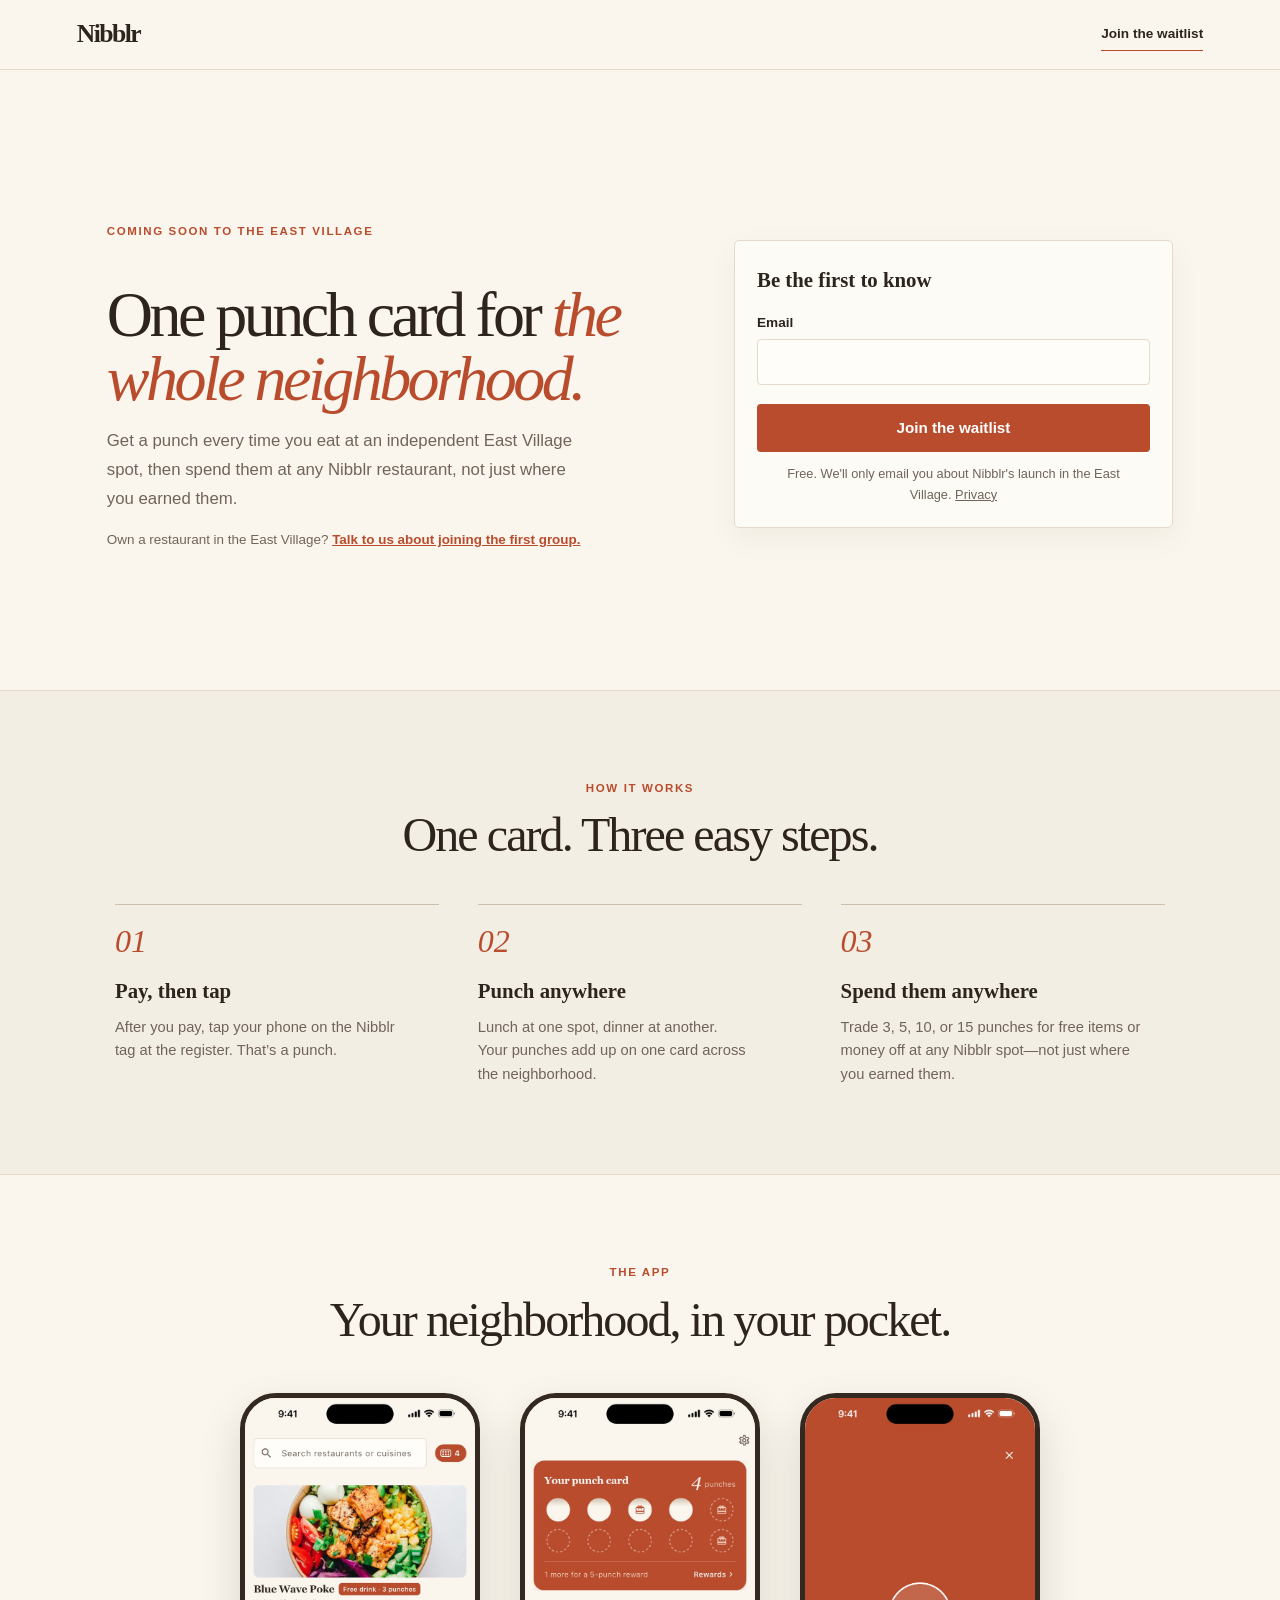
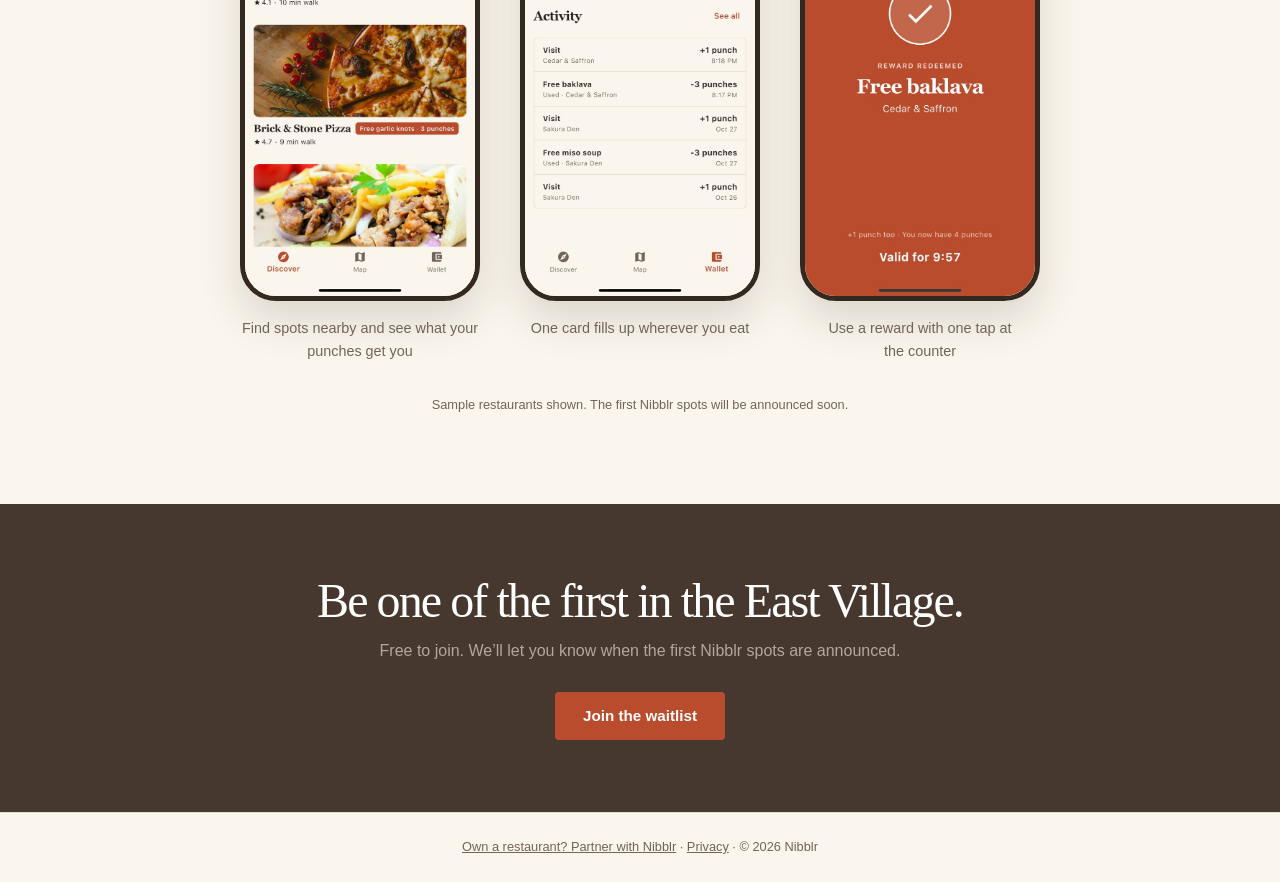
<file: index.html>
<!DOCTYPE html>
<html lang="en">
  <head>
    <meta charset="UTF-8" />
    <meta name="viewport" content="width=device-width, initial-scale=1.0" />
    <title>Nibblr — One punch card for the whole neighborhood</title>
    <link rel="icon" type="image/svg+xml" href="data:image/svg+xml,<svg xmlns='http://www.w3.org/2000/svg' viewBox='0 0 32 32'><rect width='32' height='32' rx='8' fill='%23b94c2d'/><text x='50%25' y='54%25' dominant-baseline='central' text-anchor='middle' font-family='Georgia,serif' font-weight='700' font-size='22' fill='white'>N</text></svg>" />
    <meta name="description" content="One punch card for the East Village's independent restaurants. Get a punch every visit and spend your punches at any Nibblr spot. Join the waitlist." />
    <meta property="og:type" content="website" />
    <meta property="og:url" content="https://joinnibblr.com/" />
    <meta property="og:title" content="Nibblr: one punch card for the whole neighborhood" />
    <meta property="og:description" content="Get a punch every visit and spend your punches at any Nibblr spot in the East Village. Join the waitlist." />
    <meta property="og:image" content="https://joinnibblr.com/share.png?v=2" />
    <meta property="og:image:width" content="1200" />
    <meta property="og:image:height" content="630" />
    <meta property="og:image:alt" content="Nibblr: one punch card for the whole neighborhood. An orange punch card with 8 of 10 punches filled." />
    <meta name="twitter:card" content="summary_large_image" />
    <link rel="stylesheet" href="site.css" />
  </head>
  <body class="home-page">

    <!-- Nav -->
    <nav>
      <a class="nav-logo" href="#">Nibblr</a>
      <a class="nav-cta" href="#waitlist">Join the waitlist</a>
    </nav>

    <!-- Hero -->
    <section class="hero">
      <div class="hero-copy">
        <div class="hero-badge">Coming soon to the East Village</div>
        <h1>One punch card for <span>the whole neighborhood.</span></h1>
        <p>
          Get a punch every time you eat at an independent East Village spot,
          then spend them at any Nibblr restaurant, not just where you earned them.
        </p>
      </div>

      <p class="owner-line">
        Own a restaurant in the East Village? <a href="restaurants.html">Talk to us about joining the first group.</a>
      </p>

      <!-- Waitlist: email only, then one optional question, then a share link.
           Both steps post to Formspark in the background and share the sign-up's code. -->
      <div class="waitlist" id="waitlist">
        <form id="waitlist-form" action="https://submit-form.com/71qjJs8oy" method="POST">
          <h2 id="waitlist-heading">Be the first to know</h2>
          <div class="field">
            <label for="wl-email">Email</label>
            <input id="wl-email" type="email" name="email" autocomplete="email" required />
          </div>
          <!-- Spam honeypot: hidden from people, filled in by bots -->
          <input type="checkbox" name="_honeypot" style="display:none" tabindex="-1" autocomplete="off" />
          <button class="btn-primary" type="submit">Join the waitlist</button>
          <p class="form-error" role="alert" hidden></p>
          <p class="fine-print">
            Free. We'll only email you about Nibblr's launch in the East Village.
            <a href="privacy.html">Privacy</a>
          </p>
        </form>

        <form id="spots-form" action="https://submit-form.com/71qjJs8oy" method="POST" hidden>
          <div class="check" aria-hidden="true">✓</div>
          <h2>You're in.</h2>
          <p class="step-lead">One quick question to help us pick the first spots:</p>
          <div class="field">
            <label for="wl-spots">Which East Village spots do you already go to?</label>
            <input id="wl-spots" type="text" name="spots" placeholder="Name 2 or 3" maxlength="300" required />
          </div>
          <button class="btn-primary" type="submit">Send</button>
          <p class="form-error" role="alert" hidden></p>
          <p class="fine-print"><button class="link-button" type="button" id="spots-skip">Skip</button></p>
        </form>

        <div class="joined" id="waitlist-joined" hidden>
          <div class="check" aria-hidden="true">✓</div>
          <h2>You're all set</h2>
          <p>We'll email you when the first spots are announced.</p>
          <p>Invite friends who eat around here:</p>
          <div class="share-link">
            <input id="share-url" type="text" readonly aria-label="Your share link" />
            <button class="btn-primary" type="button" id="share-button">Copy</button>
          </div>
        </div>
      </div>

    </section>

    <!-- How it works -->
    <section class="how">
      <p class="section-label">How it works</p>
      <h2 class="section-title">One card. Three easy steps.</h2>
      <div class="steps">
        <div class="step">
          <div class="step-number" aria-hidden="true">01</div>
          <h3>Pay, then tap</h3>
          <p>After you pay, tap your phone on the Nibblr tag at the register. That’s a punch.</p>
        </div>
        <div class="step">
          <div class="step-number" aria-hidden="true">02</div>
          <h3>Punch anywhere</h3>
          <p>Lunch at one spot, dinner at another. Your punches add up on one card across the neighborhood.</p>
        </div>
        <div class="step">
          <div class="step-number" aria-hidden="true">03</div>
          <h3>Spend them anywhere</h3>
          <p>Trade 3, 5, 10, or 15 punches for free items or money off at any Nibblr spot—not just where you earned them.</p>
        </div>
      </div>
    </section>

    <!-- The app -->
    <section class="screenshots" id="app">
      <p class="section-label">The app</p>
      <h2 class="section-title">Your neighborhood, in your pocket.</h2>
      <div class="screenshot-grid">
        <figure class="phone-frame">
          <img src="app-discover.jpg" width="640" height="1387" loading="lazy" alt="Discover: nearby spots with walking times and their rewards" />
          <figcaption>Find spots nearby and see what your punches get you</figcaption>
        </figure>
        <figure class="phone-frame">
          <img src="app-card.jpg" width="640" height="1387" loading="lazy" alt="Wallet: a punch card filling up" />
          <figcaption>One card fills up wherever you eat</figcaption>
        </figure>
        <figure class="phone-frame">
          <img src="app-reward.jpg" width="640" height="1387" loading="lazy" alt="A reward ready to use at the counter" />
          <figcaption>Use a reward with one tap at the counter</figcaption>
        </figure>
      </div>
      <p class="screenshot-note">Sample restaurants shown. The first Nibblr spots will be announced soon.</p>
    </section>

    <!-- Closing sign-up -->
    <section class="closing">
      <h2>Be one of the first in the East Village.</h2>
      <p>Free to join. We’ll let you know when the first Nibblr spots are announced.</p>
      <a class="btn-primary" href="#waitlist">Join the waitlist</a>
    </section>

    <footer>
      <a href="restaurants.html">Own a restaurant? Partner with Nibblr</a>
      · <a href="privacy.html">Privacy</a>
      · &copy; 2026 Nibblr
    </footer>

    <script>
      (function () {
        var form = document.getElementById('waitlist-form');
        var spotsForm = document.getElementById('spots-form');
        var joined = document.getElementById('waitlist-joined');
        var card = document.getElementById('waitlist');
        var shareUrl = document.getElementById('share-url');
        var shareButton = document.getElementById('share-button');
        var STORAGE_KEY = 'nibblr_waitlist_code';
        var email = '';
        var code = '';

        // A short random code per sign-up. It labels the rows in the sheet and
        // goes in the person's share link, so their friends' sign-ups point back to them.
        function newCode() {
          var alphabet = 'abcdefghjkmnpqrstuvwxyz23456789';
          var bytes = new Uint8Array(6);
          crypto.getRandomValues(bytes);
          var result = '';
          for (var i = 0; i < bytes.length; i++) result += alphabet[bytes[i] % alphabet.length];
          return result;
        }

        function storedCode() {
          try { return localStorage.getItem(STORAGE_KEY); } catch (e) { return null; }
        }

        // Who sent this visitor: a friend's code or a channel like flyer-1stave.
        function refFromLink() {
          var ref = new URLSearchParams(location.search).get('ref') || '';
          ref = ref.toLowerCase().replace(/[^a-z0-9-]/g, '').slice(0, 40);
          return ref === storedCode() ? '' : ref;
        }

        function showOnly(element) {
          [form, spotsForm, joined].forEach(function (el) { el.hidden = el !== element; });
        }

        function showJoined(withCode) {
          shareUrl.value = 'https://joinnibblr.com/?ref=' + withCode;
          if (navigator.share) shareButton.textContent = 'Share';
          showOnly(joined);
          card.classList.add('done');
        }

        // Posts to Formspark as JSON; the button shows progress and errors appear under it.
        function send(target, data, busyLabel) {
          var button = target.querySelector('button[type=submit]');
          var error = target.querySelector('.form-error');
          var label = button.textContent;
          button.disabled = true;
          button.textContent = busyLabel;
          error.hidden = true;
          return fetch(target.action, {
            method: 'POST',
            headers: { 'Content-Type': 'application/json', Accept: 'application/json' },
            body: JSON.stringify(data)
          })
            .then(function (response) {
              if (!response.ok) throw new Error('HTTP ' + response.status);
            })
            .catch(function (err) {
              error.textContent = "That didn't go through. Please try again, or email hello@joinnibblr.com.";
              error.hidden = false;
              button.disabled = false;
              button.textContent = label;
              throw err;
            });
        }

        shareButton.addEventListener('click', function () {
          if (navigator.share) {
            navigator.share({ title: 'Nibblr', text: 'Join me on the Nibblr waitlist', url: shareUrl.value })
              .catch(function () {});
            return;
          }
          shareUrl.select();
          var copied = navigator.clipboard
            ? navigator.clipboard.writeText(shareUrl.value)
            : Promise.resolve(document.execCommand('copy'));
          copied.then(function () { shareButton.textContent = 'Copied'; }).catch(function () {});
        });

        // A friend's share link (a 6-character code, unlike channel tags such as
        // flyer-1stave) gets a welcome as the form's heading.
        if (!storedCode() && /^[a-z2-9]{6}$/.test(refFromLink())) {
          document.getElementById('waitlist-heading').textContent = "You're invited";
        }

        // Already signed up on this browser: show their link instead of the form.
        if (storedCode()) showJoined(storedCode());

        form.addEventListener('submit', function (event) {
          event.preventDefault();
          if (!form.reportValidity()) return;
          email = form.elements.email.value.trim();
          code = newCode();
          var data = { email: email, ref: refFromLink(), code: code };
          if (form.elements._honeypot.checked) data._honeypot = 'on';
          send(form, data, 'Joining…').then(function () {
            try { localStorage.setItem(STORAGE_KEY, code); } catch (e) {}
            showOnly(spotsForm);
            card.classList.add('done');
            card.scrollIntoView({ block: 'center', behavior: 'smooth' });
          }, function () {});
        });

        spotsForm.addEventListener('submit', function (event) {
          event.preventDefault();
          if (!spotsForm.reportValidity()) return;
          var data = { email: email, code: code, spots: spotsForm.elements.spots.value.trim() };
          send(spotsForm, data, 'Sending…').then(function () { showJoined(code); }, function () {});
        });

        document.getElementById('spots-skip').addEventListener('click', function () {
          showJoined(code);
        });
      })();
    </script>

    <!-- Cloudflare Web Analytics: counts visits, no cookies -->
    <script type="module" src="https://static.cloudflareinsights.com/beacon.min.js" data-cf-beacon='{"token": "28426744a4f84bf8960464baaa427e53"}'></script>
  </body>
</html>
</file>
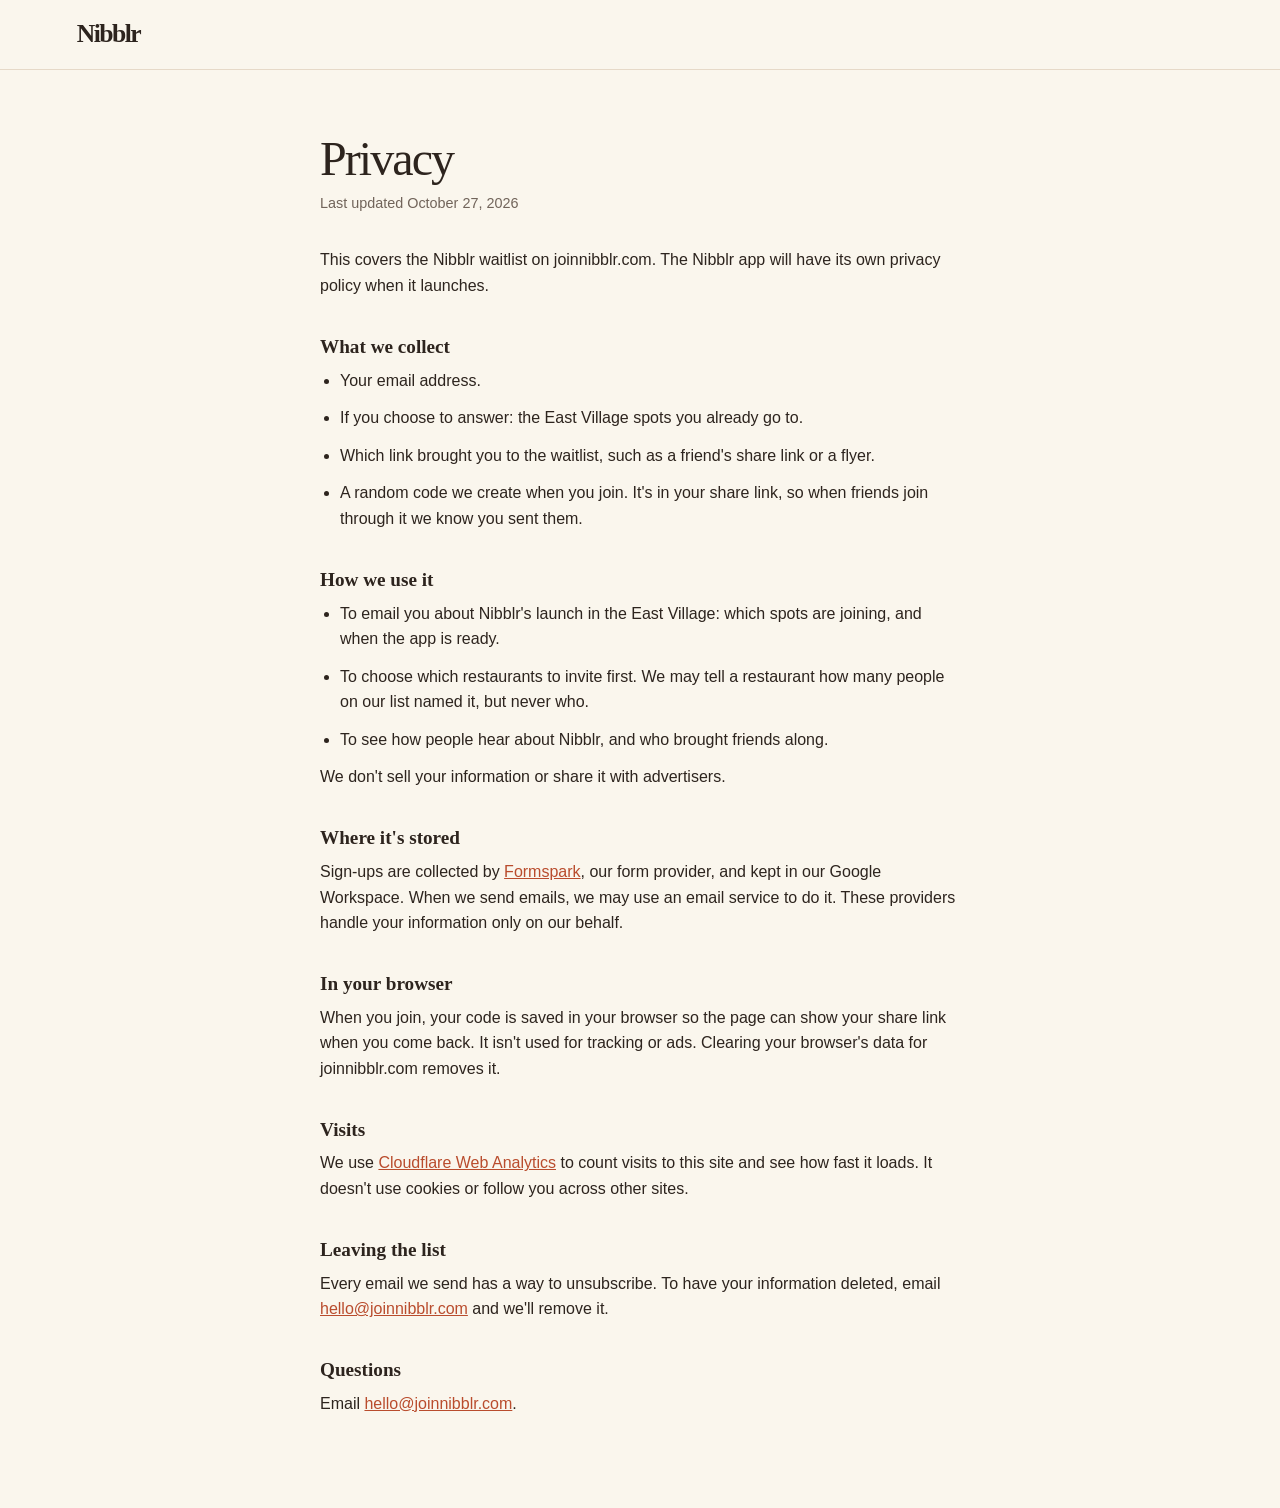
<file: privacy.html>
<!DOCTYPE html>
<html lang="en">
  <head>
    <meta charset="UTF-8" />
    <meta name="viewport" content="width=device-width, initial-scale=1.0" />
    <title>Nibblr Privacy</title>
    <link rel="icon" type="image/svg+xml" href="data:image/svg+xml,<svg xmlns='http://www.w3.org/2000/svg' viewBox='0 0 32 32'><rect width='32' height='32' rx='8' fill='%23b94c2d'/><text x='50%25' y='54%25' dominant-baseline='central' text-anchor='middle' font-family='Georgia,serif' font-weight='700' font-size='22' fill='white'>N</text></svg>" />
    <link rel="stylesheet" href="site.css" />
    <style>
      main {
        max-width: 680px;
        margin: 0 auto;
        padding: 4rem 1.25rem 5rem;
      }

      h1 {
        font: 500 clamp(2.2rem, 6vw, 3rem)/1.05 var(--serif);
        letter-spacing: -0.04em;
        margin-bottom: 0.5rem;
      }

      .updated { color: var(--muted); font-size: 0.9rem; margin-bottom: 2rem; }

      h2 { font: 700 1.2rem/1.3 var(--serif); margin: 2.25rem 0 0.5rem; }

      p, li { margin-bottom: 0.75rem; }

      ul { padding-left: 1.25rem; }

      main a { color: var(--brand); }
    </style>
  </head>
  <body>
    <nav>
      <a class="nav-logo" href="/">Nibblr</a>
    </nav>

    <main>
      <h1>Privacy</h1>
      <p class="updated">Last updated October 27, 2026</p>

      <p>This covers the Nibblr waitlist on joinnibblr.com. The Nibblr app will have its own privacy policy when it launches.</p>

      <h2>What we collect</h2>
      <ul>
        <li>Your email address.</li>
        <li>If you choose to answer: the East Village spots you already go to.</li>
        <li>Which link brought you to the waitlist, such as a friend's share link or a flyer.</li>
        <li>A random code we create when you join. It's in your share link, so when friends join through it we know you sent them.</li>
      </ul>

      <h2>How we use it</h2>
      <ul>
        <li>To email you about Nibblr's launch in the East Village: which spots are joining, and when the app is ready.</li>
        <li>To choose which restaurants to invite first. We may tell a restaurant how many people on our list named it, but never who.</li>
        <li>To see how people hear about Nibblr, and who brought friends along.</li>
      </ul>
      <p>We don't sell your information or share it with advertisers.</p>

      <h2>Where it's stored</h2>
      <p>Sign-ups are collected by <a href="https://formspark.io">Formspark</a>, our form provider, and kept in our Google Workspace. When we send emails, we may use an email service to do it. These providers handle your information only on our behalf.</p>

      <h2>In your browser</h2>
      <p>When you join, your code is saved in your browser so the page can show your share link when you come back. It isn't used for tracking or ads. Clearing your browser's data for joinnibblr.com removes it.</p>

      <h2>Visits</h2>
      <p>We use <a href="https://www.cloudflare.com/web-analytics/">Cloudflare Web Analytics</a> to count visits to this site and see how fast it loads. It doesn't use cookies or follow you across other sites.</p>

      <h2>Leaving the list</h2>
      <p>Every email we send has a way to unsubscribe. To have your information deleted, email <a href="mailto:hello@joinnibblr.com">hello@joinnibblr.com</a> and we'll remove it.</p>

      <h2>Questions</h2>
      <p>Email <a href="mailto:hello@joinnibblr.com">hello@joinnibblr.com</a>.</p>
    </main>
    <!-- Cloudflare Web Analytics: counts visits, no cookies -->
    <script type="module" src="https://static.cloudflareinsights.com/beacon.min.js" data-cf-beacon='{"token": "28426744a4f84bf8960464baaa427e53"}'></script>
  </body>
</html>
</file>
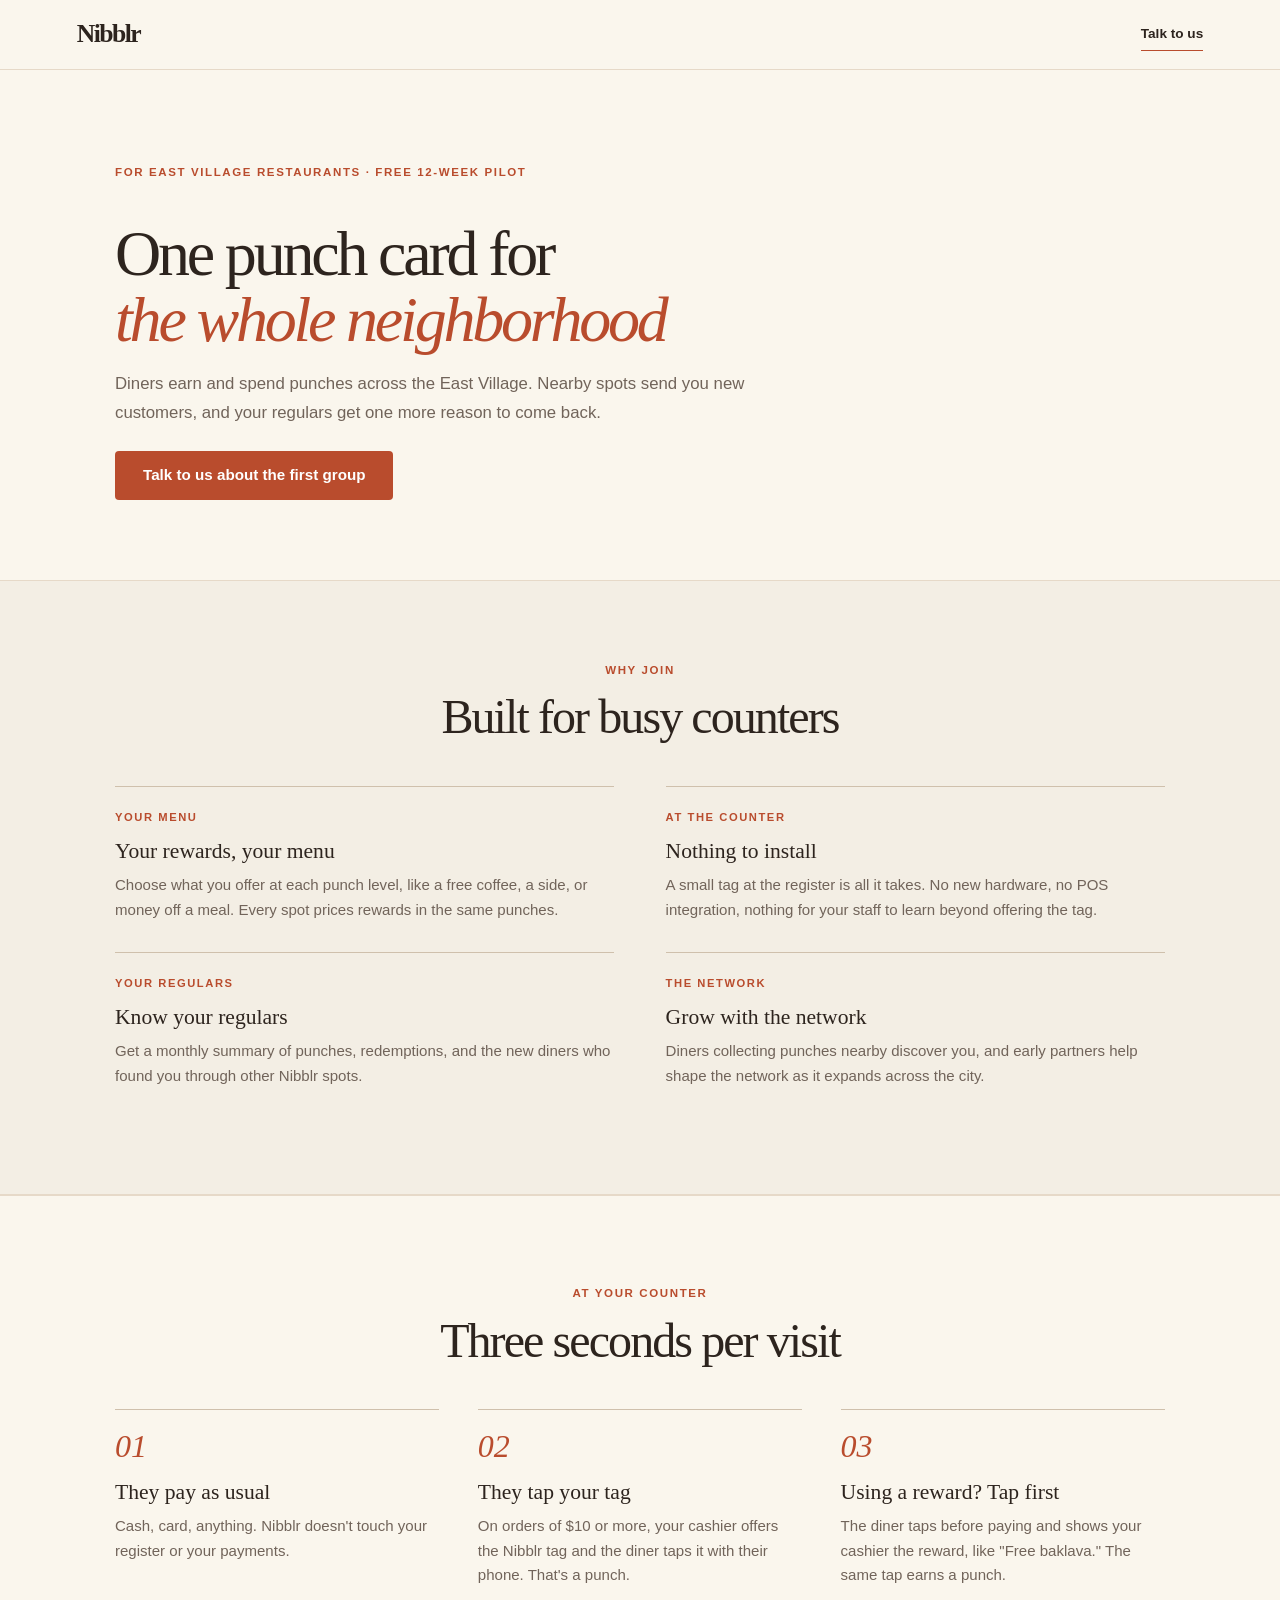
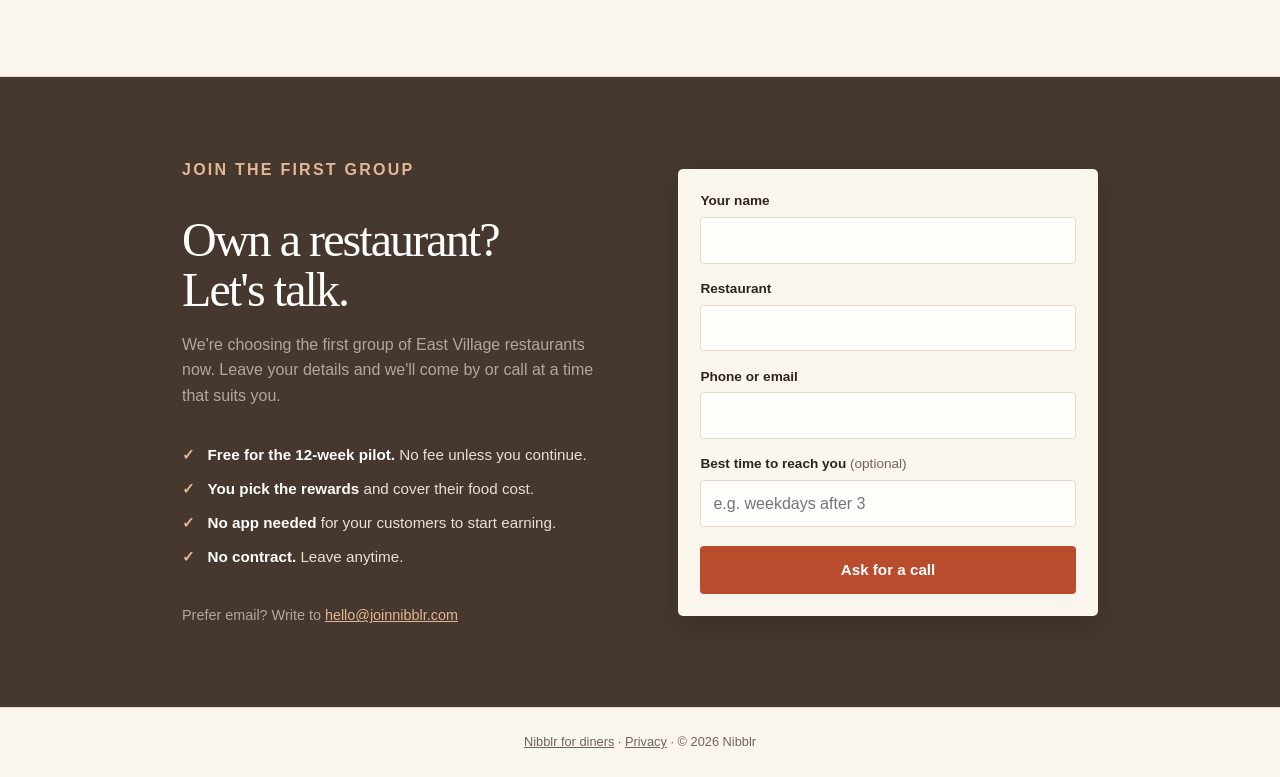
<file: restaurants.html>
<!DOCTYPE html>
<html lang="en">
  <head>
    <meta charset="UTF-8" />
    <meta name="viewport" content="width=device-width, initial-scale=1.0" />
    <title>Nibblr for Restaurants</title>
    <link rel="icon" type="image/svg+xml" href="data:image/svg+xml,<svg xmlns='http://www.w3.org/2000/svg' viewBox='0 0 32 32'><rect width='32' height='32' rx='8' fill='%23b94c2d'/><text x='50%25' y='54%25' dominant-baseline='central' text-anchor='middle' font-family='Georgia,serif' font-weight='700' font-size='22' fill='white'>N</text></svg>" />
    <meta name="description" content="Nibblr is one punch card shared by the East Village's independent restaurants. We're choosing the first group of restaurants now." />
    <meta property="og:type" content="website" />
    <meta property="og:url" content="https://joinnibblr.com/restaurants.html" />
    <meta property="og:title" content="Nibblr for Restaurants" />
    <meta property="og:description" content="One punch card shared by the East Village's independent restaurants. We're choosing the first group of restaurants now." />
    <meta property="og:image" content="https://joinnibblr.com/share.png?v=2" />
    <meta property="og:image:width" content="1200" />
    <meta property="og:image:height" content="630" />
    <meta property="og:image:alt" content="Nibblr: one punch card for the whole neighborhood. An orange punch card with 8 of 10 punches filled." />
    <meta name="twitter:card" content="summary_large_image" />
    <link rel="stylesheet" href="site.css" />
  </head>
  <body class="restaurant-page">

    <!-- Nav -->
    <nav>
      <a class="nav-logo" href="/">Nibblr</a>
      <a class="nav-cta" href="#contact">Talk to us</a>
    </nav>

    <!-- Hero -->
    <section class="page-hero restaurant-hero">
      <div class="hero-badge"><span class="nowrap">For East Village restaurants</span> · <span class="nowrap">Free 12-week pilot</span></div>
      <h1>One punch card for <span>the whole neighborhood</span></h1>
      <p>
        Diners earn and spend punches across the East Village. Nearby spots
        send you new customers, and your regulars get one more reason to
        come back.
      </p>
      <a class="btn-primary" href="#contact">Talk to us about the first group</a>
    </section>

    <!-- Perks -->
    <section class="restaurants">
      <p class="section-label">Why join</p>
      <h2 class="section-title">Built for busy counters</h2>
      <div class="perks">
        <div class="perk">
          <div class="perk-note">YOUR MENU</div>
          <h3>Your rewards, your menu</h3>
          <p>Choose what you offer at each punch level, like a free coffee, a side, or money off a meal. Every spot prices rewards in the same punches.</p>
        </div>
        <div class="perk">
          <div class="perk-note">AT THE COUNTER</div>
          <h3>Nothing to install</h3>
          <p>A small tag at the register is all it takes. No new hardware, no POS integration, nothing for your staff to learn beyond offering the tag.</p>
        </div>
        <div class="perk">
          <div class="perk-note">YOUR REGULARS</div>
          <h3>Know your regulars</h3>
          <p>Get a monthly summary of punches, redemptions, and the new diners who found you through other Nibblr spots.</p>
        </div>
        <div class="perk">
          <div class="perk-note">THE NETWORK</div>
          <h3>Grow with the network</h3>
          <p>Diners collecting punches nearby discover you, and early partners help shape the network as it expands across the city.</p>
        </div>
      </div>
    </section>

    <!-- At the counter -->
    <section class="how">
      <p class="section-label">At your counter</p>
      <h2 class="section-title">Three seconds per visit</h2>
      <div class="steps">
        <div class="step">
          <div class="step-number" aria-hidden="true">01</div>
          <h3>They pay as usual</h3>
          <p>Cash, card, anything. Nibblr doesn't touch your register or your payments.</p>
        </div>
        <div class="step">
          <div class="step-number" aria-hidden="true">02</div>
          <h3>They tap your tag</h3>
          <p>On orders of $10 or more, your cashier offers the Nibblr tag and the diner taps it with their phone. That's a punch.</p>
        </div>
        <div class="step">
          <div class="step-number" aria-hidden="true">03</div>
          <h3>Using a reward? Tap first</h3>
          <p>The diner taps before paying and shows your cashier the reward, like "Free baklava." The same tap earns a punch.</p>
        </div>
      </div>
    </section>

    <!-- Contact: a short form so owners can ask for a call without email.
         Posts to Formspark as JSON. The ref tag (e.g. ?ref=flyer from the
         leave-behind QR code) records where the visitor came from. -->
    <section class="contact" id="contact">
      <p class="section-label">Join the first group</p>
      <h2>Own a restaurant? Let's talk.</h2>
      <p>We're choosing the first group of East Village restaurants now. Leave your details and we'll come by or call at a time that suits you.</p>

      <ul class="pilot-terms">
        <li><strong>Free for the 12-week pilot.</strong> No fee unless you continue.</li>
        <li><strong>You pick the rewards</strong> and cover their food cost.</li>
        <li><strong>No app needed</strong> for your customers to start earning.</li>
        <li><strong>No contract.</strong> Leave anytime.</li>
      </ul>

      <form class="lead-form" id="lead-form" action="https://submit-form.com/tEAr5UWM4" method="POST">
        <div class="field">
          <label for="lead-name">Your name</label>
          <input id="lead-name" name="name" type="text" autocomplete="name" maxlength="100" required />
        </div>
        <div class="field">
          <label for="lead-restaurant">Restaurant</label>
          <input id="lead-restaurant" name="restaurant" type="text" autocomplete="organization" maxlength="120" required />
        </div>
        <div class="field">
          <label for="lead-contact">Phone or email</label>
          <input id="lead-contact" name="contact" type="text" autocomplete="tel" maxlength="120" required />
        </div>
        <div class="field">
          <label for="lead-time">Best time to reach you <span class="optional">(optional)</span></label>
          <input id="lead-time" name="best_time" type="text" maxlength="120" placeholder="e.g. weekdays after 3" />
        </div>
        <!-- Spam honeypot: hidden from people, filled in by bots -->
        <input type="checkbox" name="_honeypot" style="display:none" tabindex="-1" autocomplete="off" />
        <button class="btn-primary" type="submit">Ask for a call</button>
        <p class="form-error" role="alert" hidden></p>
      </form>

      <div class="lead-done" id="lead-done" hidden>
        <div class="check" aria-hidden="true">✓</div>
        <h3>Thanks, we'll be in touch soon.</h3>
      </div>

      <p class="email-address">Prefer email? Write to <a href="mailto:hello@joinnibblr.com?subject=Joining%20Nibblr">hello@joinnibblr.com</a></p>
    </section>

    <footer>
      <a href="/">Nibblr for diners</a>
      · <a href="privacy.html">Privacy</a>
      · &copy; 2026 Nibblr
    </footer>

    <script>
      (function () {
        var form = document.getElementById('lead-form');
        var done = document.getElementById('lead-done');
        var ref = (new URLSearchParams(location.search).get('ref') || '')
          .toLowerCase().replace(/[^a-z0-9-]/g, '').slice(0, 40);

        form.addEventListener('submit', function (event) {
          event.preventDefault();
          if (!form.reportValidity()) return;
          var button = form.querySelector('button[type=submit]');
          var error = form.querySelector('.form-error');
          var data = {
            name: form.elements.name.value.trim(),
            restaurant: form.elements.restaurant.value.trim(),
            contact: form.elements.contact.value.trim(),
            best_time: form.elements.best_time.value.trim(),
            ref: ref
          };
          if (form.elements._honeypot.checked) data._honeypot = 'on';
          button.disabled = true;
          button.textContent = 'Sending…';
          error.hidden = true;
          fetch(form.action, {
            method: 'POST',
            headers: { 'Content-Type': 'application/json', Accept: 'application/json' },
            body: JSON.stringify(data)
          })
            .then(function (response) {
              if (!response.ok) throw new Error('HTTP ' + response.status);
              form.hidden = true;
              done.hidden = false;
            })
            .catch(function () {
              error.textContent = "That didn't go through. Please try again, or email hello@joinnibblr.com.";
              error.hidden = false;
              button.disabled = false;
              button.textContent = 'Ask for a call';
            });
        });
      })();
    </script>

    <!-- Cloudflare Web Analytics: counts visits, no cookies -->
    <script type="module" src="https://static.cloudflareinsights.com/beacon.min.js" data-cf-beacon='{"token": "28426744a4f84bf8960464baaa427e53"}'></script>
  </body>
</html>
</file>
<file: site.css>
*, *::before, *::after { box-sizing: border-box; margin: 0; padding: 0; }

:root {
  --brand:    #b94c2d;
  --brand-dk: #963b22;
  --brand-lt: #e2b894;  /* brand on dark backgrounds */
  --bg:       #faf6ed;
  --bg-alt:   #f3eee4;
  --dark:     #46382e;
  --text:     #2d241e;
  --muted:    #71645a;
  --border:   #e6d9c8;
  --rule:     #cfc0ac;
  --serif:    Georgia, "Times New Roman", serif;
  --sans:     Arial, sans-serif;
  /* Content lines up with the 1050px column used by the steps and perks. */
  --gutter:   max(6vw, 1.25rem);
}

html { scroll-behavior: smooth; }

/* Keep a lone word off the last line. On narrow screens, short centered text
   and headings get lines of even length too; on wide screens that would pull
   the text in from the edges. */
h1, h2, h3, p, figcaption { text-wrap: pretty; }

@media (max-width: 860px) {
  h1, h2, h3, .hero p, .page-hero p, .waitlist p, .closing p, .contact p, figcaption { text-wrap: balance; }
}

body {
  font-family: var(--sans);
  background: var(--bg);
  color: var(--text);
  line-height: 1.6;
}

/* ── Nav ─────────────────────────────────────────── */
nav {
  position: sticky;
  top: 0;
  z-index: 100;
  display: flex;
  align-items: center;
  justify-content: space-between;
  padding: 0 var(--gutter);
  height: 70px;
  background: rgba(250, 246, 237, 0.94);
  backdrop-filter: blur(8px);
  border-bottom: 1px solid var(--border);
}

.nav-logo {
  font-family: var(--serif);
  font-size: 1.6rem;
  font-weight: 700;
  letter-spacing: -0.06em;
  color: var(--text);
  text-decoration: none;
}

.nav-cta {
  font-size: 0.85rem;
  font-weight: 600;
  color: var(--text);
  text-decoration: none;
  border-bottom: 1px solid var(--brand);
  padding: 0.35rem 0;
  transition: color 0.15s;
}
.nav-cta:hover { color: var(--brand); }

/* ── Shared type ─────────────────────────────────── */
.hero-badge, .section-label {
  font-size: 0.72rem;
  font-weight: 700;
  letter-spacing: 0.14em;
  text-transform: uppercase;
  color: var(--brand);
}

.hero-badge { display: inline-block; margin-bottom: 1.5rem; }

.section-label { text-align: center; margin-bottom: 0.8rem; }

.section-title {
  text-align: center;
  font: 500 clamp(2rem, 4vw, 3rem)/1.05 var(--serif);
  letter-spacing: -0.04em;
  margin-bottom: 2.7rem;
}

.btn-primary {
  display: inline-block;
  background: var(--brand);
  color: #fff;
  font: inherit;
  font-size: 0.95rem;
  font-weight: 600;
  padding: 0.75rem 1.75rem;
  border: none;
  border-radius: 4px;
  cursor: pointer;
  text-decoration: none;
  transition: background 0.15s, transform 0.1s;
}
.btn-primary:hover { background: var(--brand-dk); transform: translateY(-1px); }
.btn-primary:disabled { opacity: 0.6; cursor: default; transform: none; }

/* ── Hero ─────────────────────────────────────────── */
/* Pitch on the left, waitlist form on the right; stacked on narrow screens. */
.hero {
  max-width: 1220px;
  min-height: 620px;
  margin: 0 auto;
  padding: 4.5rem var(--gutter) 4rem;
  display: grid;
  grid-template-columns: minmax(0, 1.05fr) minmax(340px, 0.82fr);
  grid-template-areas: "copy form" "owner form";
  column-gap: clamp(2rem, 5vw, 5rem);
  row-gap: 1rem;
  align-items: center;
}

.hero-copy { grid-area: copy; align-self: end; }

.hero h1 {
  max-width: 630px;
  margin: 1.15rem 0 1.1rem;
  font-family: var(--serif);
  font-size: clamp(2.8rem, 5vw, 4.4rem);
  font-weight: 500;
  line-height: 0.99;
  letter-spacing: -0.055em;
}

.hero h1 span { color: var(--brand); font-style: italic; }

.hero p {
  font-size: 1.15rem;
  color: var(--muted);
  max-width: 540px;
  margin: 0 0 1.5rem;
}

.hero-copy > p {
  max-width: 490px;
  margin: 0;
  font-size: 1.05rem;
  line-height: 1.7;
}

/* ── Waitlist ─────────────────────────────────────── */
.waitlist {
  width: 100%;
  max-width: 440px;
  grid-area: form;
  align-self: center;
  justify-self: end;
  padding: 1.35rem 1.4rem;
  background: rgba(255, 255, 255, 0.55);
  border: 1px solid var(--border);
  border-radius: 5px;
  box-shadow: 0 10px 30px rgba(74, 49, 28, 0.05);
  text-align: left;
  /* Clear the sticky nav when a "Join the waitlist" link scrolls here. */
  scroll-margin-top: 90px;
}

.waitlist h2 {
  font-family: var(--serif);
  font-size: 1.3rem;
  font-weight: 700;
  margin-bottom: 1rem;
}

.field { margin-bottom: 0.9rem; }

.field label {
  display: block;
  font-size: 0.85rem;
  font-weight: 600;
  margin-bottom: 0.3rem;
}

.field input, .share-link input {
  width: 100%;
  font: inherit;
  font-size: 1rem;
  color: var(--text);
  background: #fffdf9;
  border: 1px solid var(--border);
  border-radius: 4px;
  padding: 0.6rem 0.75rem;
}

.field input:focus {
  outline: 2px solid var(--brand);
  outline-offset: -1px;
  background: #fff;
}

.waitlist .btn-primary { width: 100%; margin-top: 0.25rem; }

.waitlist .fine-print {
  font-size: 0.8rem;
  color: var(--muted);
  margin: 0.75rem 0 0;
  text-align: center;
}

.waitlist .fine-print a { color: var(--muted); }

.waitlist .step-lead {
  font-size: 0.95rem;
  color: var(--muted);
  margin: -0.5rem 0 1rem;
}

/* Once someone has joined, the card picks up the brand color and shows a check mark. */
.waitlist.done {
  border-color: var(--brand);
  box-shadow: 0 12px 32px rgba(185, 76, 45, 0.18);
  animation: pop 0.35s ease-out;
}

@keyframes pop {
  0% { transform: scale(0.97); }
  60% { transform: scale(1.015); }
  100% { transform: scale(1); }
}

@media (prefers-reduced-motion: reduce) {
  .waitlist.done { animation: none; }
}

.check {
  width: 44px;
  height: 44px;
  border-radius: 50%;
  background: var(--brand);
  color: #fff;
  font-size: 1.4rem;
  font-weight: 700;
  line-height: 44px;
  text-align: center;
  margin-bottom: 0.75rem;
}

.joined .check { margin: 0 auto 0.75rem; }

.link-button {
  font: inherit;
  color: var(--muted);
  background: none;
  border: none;
  text-decoration: underline;
  cursor: pointer;
}

.form-error {
  font-size: 0.85rem;
  color: #b42318;
  margin-top: 0.75rem;
  text-align: center;
}

.joined { text-align: center; }

.joined p {
  font-size: 0.95rem;
  color: var(--muted);
  margin: 0 0 1rem;
}

.share-link {
  display: flex;
  gap: 0.5rem;
}

.share-link input { flex: 1; min-width: 0; width: auto; font-size: 0.9rem; }

.share-link .btn-primary { width: auto; margin: 0; padding: 0.6rem 1.1rem; }

.hero .owner-line {
  grid-area: owner;
  align-self: start;
  font-size: 0.84rem;
  margin: 0;
}

.owner-line a { color: var(--brand); font-weight: 600; }

@media (max-width: 860px) {
  .hero {
    min-height: 0;
    grid-template-columns: 1fr;
    grid-template-areas: "copy" "form" "owner";
    row-gap: 1.5rem;
    padding-top: 3.5rem;
  }
  .waitlist { justify-self: stretch; }
}

[hidden] { display: none !important; }

/* ── How it works ─────────────────────────────────── */
.how {
  background: var(--bg-alt);
  border-top: 1px solid var(--border);
  border-bottom: 1px solid var(--border);
  padding: 5.5rem var(--gutter);
}

/* On the restaurants page the perks above already use the alternate background. */
.restaurant-page .how { background: var(--bg); }

.steps {
  display: grid;
  grid-template-columns: repeat(auto-fit, minmax(220px, 1fr));
  gap: clamp(1.2rem, 3vw, 3rem);
  max-width: 1050px;
  margin: 0 auto;
}

.step {
  padding: 1.25rem 0 0;
  border-top: 1px solid var(--rule);
}

/* Step numbers in place of illustrations until the final art is ready. */
.step-number {
  margin: 0 0 1.1rem;
  color: var(--brand);
  font: italic 2rem/1 var(--serif);
}

.step h3 {
  font-family: var(--serif);
  font-size: 1.3rem;
  font-weight: 700;
  margin-bottom: 0.5rem;
}

.step p {
  max-width: 300px;
  font-size: 0.92rem;
  color: var(--muted);
}

.restaurant-page .step h3 { font: 500 1.35rem/1.2 var(--serif); }
.restaurant-page .step p { max-width: none; font-size: 0.94rem; line-height: 1.65; }

/* ── For restaurants ────────────────────────────── */
.restaurants {
  background: var(--bg-alt);
  border-top: 1px solid var(--border);
  border-bottom: 1px solid var(--border);
  padding: 5rem var(--gutter);
}

.perks {
  display: grid;
  grid-template-columns: repeat(2, minmax(0, 1fr));
  column-gap: clamp(1.5rem, 4vw, 4rem);
  row-gap: 0.25rem;
  max-width: 1050px;
  margin: 0 auto;
}

.perk {
  padding: 1.4rem 0 1.6rem;
  border-top: 1px solid var(--rule);
}

.perk-note {
  margin-bottom: 0.75rem;
  color: var(--brand);
  font-size: 0.7rem;
  font-weight: 700;
  letter-spacing: 0.14em;
}

.perk h3 {
  font: 500 1.35rem/1.2 var(--serif);
  margin-bottom: 0.5rem;
}

.perk p {
  font-size: 0.94rem;
  line-height: 1.65;
  color: var(--muted);
}

/* ── Screenshots ─────────────────────────────────── */
.screenshots {
  padding: 5.5rem var(--gutter);
  text-align: center;
}

.screenshot-grid {
  display: flex;
  flex-wrap: wrap;
  justify-content: center;
  gap: 2.5rem;
  margin-top: 3rem;
}

.phone-frame {
  width: 240px;
  flex-shrink: 0;
}

.phone-frame img {
  width: 100%;
  height: auto;
  border-radius: 36px;
  border: 5px solid #342921;
  box-shadow: 0 18px 42px rgba(45, 36, 30, 0.15);
  display: block;
}

.phone-frame figcaption {
  font-size: 0.9rem;
  color: var(--muted);
  margin-top: 1rem;
}

.screenshot-note {
  font-size: 0.8rem;
  color: var(--muted);
  margin-top: 2rem;
}

/* ── Contact ─────────────────────────────────────── */
.contact {
  background: var(--dark);
  color: #fff;
  padding: 5rem 1.25rem;
  text-align: center;
}

.contact .section-label { color: var(--brand-lt); }

.contact h2 {
  font: 500 clamp(2rem, 4vw, 3rem)/1.05 var(--serif);
  letter-spacing: -0.04em;
  margin-bottom: 1rem;
}

.contact p {
  font-size: 1rem;
  color: #b0a89e;
  max-width: 480px;
  margin: 0 auto 2rem;
}

/* The button and the plain address, as one centered group. */
.contact-actions {
  display: flex;
  flex-direction: column;
  align-items: center;
  gap: 0.75rem;
}

.contact a.email-link {
  display: inline-block;
  font-size: 1.1rem;
  font-weight: 600;
  color: #fff;
  background: var(--brand);
  padding: 0.75rem 2rem;
  border-radius: 4px;
  text-decoration: none;
  transition: background 0.15s, transform 0.1s;
}
.contact a.email-link:hover { background: var(--brand-dk); transform: translateY(-1px); }

/* The address in plain text, for laptops with no mail app set up. */
.contact .email-address { width: 100%; margin: 0; font-size: 0.9rem; }
.contact .email-address a { color: var(--brand-lt); }

/* ── Closing sign-up ─────────────────────────────── */
.closing {
  background: var(--dark);
  color: #fff;
  padding: 4.5rem 2rem;
  text-align: center;
}

.closing h2 {
  font: 500 clamp(2rem, 4vw, 3rem)/1.05 var(--serif);
  letter-spacing: -0.04em;
  margin-bottom: 0.75rem;
}

.closing p {
  color: #b0a89e;
  margin-bottom: 1.75rem;
}

/* ── Restaurants page hero ───────────────────────── */
/* Side padding lines the text up with the 1050px column of the sections below. */
.page-hero {
  padding: 5.5rem max(var(--gutter), (100% - 1050px) / 2) 5rem;
}

.page-hero h1 {
  max-width: 800px;
  margin: 1rem 0 1.15rem;
  font: 500 clamp(2.8rem, 5vw, 4.4rem)/1.02 var(--serif);
  letter-spacing: -0.05em;
}

.page-hero h1 span { color: var(--brand); font-style: italic; }

.page-hero p {
  font-size: 1.05rem;
  line-height: 1.7;
  color: var(--muted);
  max-width: 650px;
  margin: 0 0 1.5rem;
}

/* ── Footer ──────────────────────────────────────── */
footer {
  text-align: center;
  padding: 1.5rem 2rem;
  font-size: 0.8rem;
  color: var(--muted);
  border-top: 1px solid var(--border);
}

footer a { color: var(--muted); }

@media (max-width: 700px) {
  .perks { grid-template-columns: 1fr; }
  .how, .restaurants, .screenshots, .contact, .closing { padding: 3.5rem 1.25rem; }
  .page-hero { padding: 3.5rem 1.25rem; }
}

@media (max-width: 500px) {
  .hero { padding: 2.5rem 1rem 3rem; }
  .hero h1 { font-size: clamp(2.8rem, 13vw, 4rem); }
  .hero p { font-size: 1.05rem; }
  .waitlist { padding: 1.25rem; }
}


/* ── Placeholder art ─────────────────────────────── */
/* Used only by the *-art-preview.html files, until the final illustrations are ready. */
.home-page .step-art {
  min-height: 90px;
  margin: 0 0 1.25rem;
  display: flex;
  flex-direction: column;
  align-items: center;
  justify-content: center;
  gap: .35rem;
  border: 1px dashed #ad9276;
  border-radius: 48% 52% 42% 58%;
  color: #625348;
  transform: rotate(-3deg);
}
.home-page .step-art span { font-size: .62rem; font-weight: 700; letter-spacing: .1em; }
.home-page .step-art small { font-size: .68rem; }
.home-page .step-phone { background: #e1e8e7; }
.home-page .step-food { background: #f0e1c7; transform: rotate(3deg); }
.home-page .step-treat { background: #eed9cf; transform: rotate(-2deg); }

/* Neighborhood illustration between the steps and product screenshots. */
.home-page .neighborhood {
  padding: 3.5rem var(--gutter);
  background: #e9e3d7;
}
.home-page .neighborhood-inner {
  width: min(100%, 1000px);
  margin: 0 auto;
  display: grid;
  grid-template-columns: minmax(230px, .72fr) minmax(0, 1fr);
  align-items: center;
  gap: clamp(2rem, 6vw, 5rem);
}
.home-page .storefront-art {
  min-height: 190px;
  padding: 1.1rem;
  position: relative;
  display: flex;
  flex-direction: column;
  align-items: center;
  justify-content: center;
  gap: .55rem;
  color: #66574a;
  background: #f2e2cd;
  border: 1px dashed #b19a7f;
  border-radius: 49% 42% 8% 8% / 9% 8% 6% 6%;
  transform: rotate(-1deg);
}
.home-page .storefront-label,
.home-page .storefront-caption {
  position: relative;
  z-index: 1;
  font: 700 .58rem var(--sans);
  letter-spacing: .12em;
  text-transform: uppercase;
}
.home-page .storefront-caption { font-weight: 400; letter-spacing: .02em; text-transform: none; }
.home-page .storefront-shape {
  width: 126px;
  height: 76px;
  position: relative;
  border: 1px solid #ad755b;
  background: #d7a184;
  box-shadow: inset 0 -9px #b97b60;
}
.home-page .storefront-awning {
  position: absolute;
  left: -9px;
  right: -9px;
  top: 25px;
  height: 12px;
  border: 1px dashed #9c6049;
  background: #e6c09d;
}
.home-page .storefront-windows {
  position: absolute;
  left: 9px;
  right: 9px;
  top: 7px;
  height: 16px;
  border: 1px solid rgba(99, 72, 55, .55);
  background: #d9e3dc;
}
.home-page .storefront-fire-escape {
  position: absolute;
  width: 28px;
  height: 43px;
  right: -18px;
  top: -9px;
  border-top: 2px solid #66574a;
  border-right: 2px solid #66574a;
  border-bottom: 2px solid #66574a;
}
.home-page .storefront-fire-escape::before,
.home-page .storefront-fire-escape::after {
  content: "";
  position: absolute;
  left: -7px;
  width: 34px;
  border-top: 1px solid #66574a;
}
.home-page .storefront-fire-escape::before { top: 13px; }
.home-page .storefront-fire-escape::after { top: 28px; }
.home-page .neighborhood-copy .section-label { text-align: left; }
.home-page .neighborhood-copy h2 {
  max-width: 540px;
  margin: .65rem 0 .8rem;
  font: 500 clamp(1.8rem, 3.6vw, 2.7rem)/1.08 var(--serif);
  letter-spacing: -.04em;
}
.home-page .neighborhood-copy > p:last-child {
  max-width: 540px;
  margin: 0;
  color: var(--muted);
  font: 1rem/1.65 var(--sans);
}
@media (max-width: 650px) {
  .home-page .neighborhood { padding: 3rem 1.25rem; }
  .home-page .neighborhood-inner { grid-template-columns: 1fr; gap: 1.8rem; }
  .home-page .storefront-art { width: min(100%, 360px); justify-self: center; }
}

.restaurant-page .partner-step-art {
  min-height: 90px;
  margin-bottom: 1.25rem;
  display: flex;
  flex-direction: column;
  align-items: flex-start;
  justify-content: center;
  gap: .4rem;
  color: #625348;
  font-size: .62rem;
  font-weight: 700;
  letter-spacing: .1em;
}
.restaurant-page .partner-step-art small {
  display: inline-block;
  padding: .65rem 1rem;
  border: 1px dashed #ad9276;
  border-radius: 48% 52% 42% 58%;
  background: #e1e8e7;
  font: italic .75rem var(--serif);
  letter-spacing: 0;
}
.restaurant-page .step:nth-child(2) .partner-step-art small { background: #f0e1c7; }
.restaurant-page .step:nth-child(3) .partner-step-art small { background: #eed9cf; }


/* ── Restaurant interest form (dark contact section) ─ */
.lead-form, .lead-done {
  max-width: 420px;
  margin: 0 auto 1.5rem;
  text-align: left;
}
.lead-form .field label { color: #e9e1d6; }
.lead-form .optional { font-weight: 400; color: #b0a89e; }
.lead-form .field input {
  width: 100%;
  font: inherit;
  font-size: 1rem;
  color: var(--text);
  background: #fffdf9;
  border: 1px solid var(--border);
  border-radius: 4px;
  padding: 0.6rem 0.75rem;
}
.lead-form .field input:focus { outline: 2px solid var(--brand-lt); outline-offset: 1px; }
.lead-form .btn-primary { width: 100%; margin-top: 0.3rem; }
.lead-form .form-error { color: #f3c2b0; margin: 0.75rem 0 0; }
.lead-done { text-align: center; }
.lead-done h3 { font: 500 1.4rem/1.2 var(--serif); }
.lead-form ~ .email-address, .lead-done ~ .email-address { margin: 0 auto; }

/* Pilot terms above the restaurant interest form */
.pilot-terms {
  list-style: none;
  max-width: 30rem;
  margin: 1.5rem auto 2rem;
  padding: 0;
  text-align: left;
  color: #e9e1d6;
  font-size: 0.95rem;
  line-height: 1.5;
}
.pilot-terms li { position: relative; padding-left: 1.6rem; margin-bottom: 0.7rem; }
.pilot-terms li::before { content: "✓"; position: absolute; left: 0; color: var(--brand-lt); font-weight: 700; }
.pilot-terms strong { color: #fff; }
.nowrap { white-space: nowrap; }

/* Land "Talk to us" links below the sticky nav, not under it. */
.contact { scroll-margin-top: 30px; }

/* Form as a light card on the dark section, like the diners waitlist */
.lead-form {
  background: var(--bg);
  border-radius: 5px;
  padding: 1.35rem 1.4rem;
  box-shadow: 0 10px 30px rgba(0, 0, 0, 0.18);
}
.lead-form .field label { color: var(--text); }
.lead-form .optional { color: var(--muted); }
.lead-form .form-error { color: var(--brand-dk); }
.lead-form .field input:focus { outline-color: var(--brand); }

/* Wide screens: pitch on the left, form on the right, so it all fits in one view */
@media (min-width: 900px) {
  .contact {
    display: grid;
    grid-template-columns: minmax(0, 27rem) minmax(0, 420px);
    column-gap: 4rem;
    justify-content: center;
    align-content: start;
    text-align: left;
  }
  .contact > * { grid-column: 1; }
  .contact > .section-label, .contact > h2, .contact > p, .contact > .pilot-terms { margin-left: 0; margin-right: 0; text-align: left; }
  .contact > .pilot-terms { margin-top: 0.25rem; margin-bottom: 1.5rem; }
  .contact > .lead-form, .contact > .lead-done { grid-column: 2; grid-row: 1 / span 6; align-self: center; margin: 0; width: 100%; }
}

/* Restaurants hero: keep the orange phrase on its own line on wider screens */
@media (min-width: 700px) {
  .restaurant-hero h1 span { display: block; }
}
</file>
